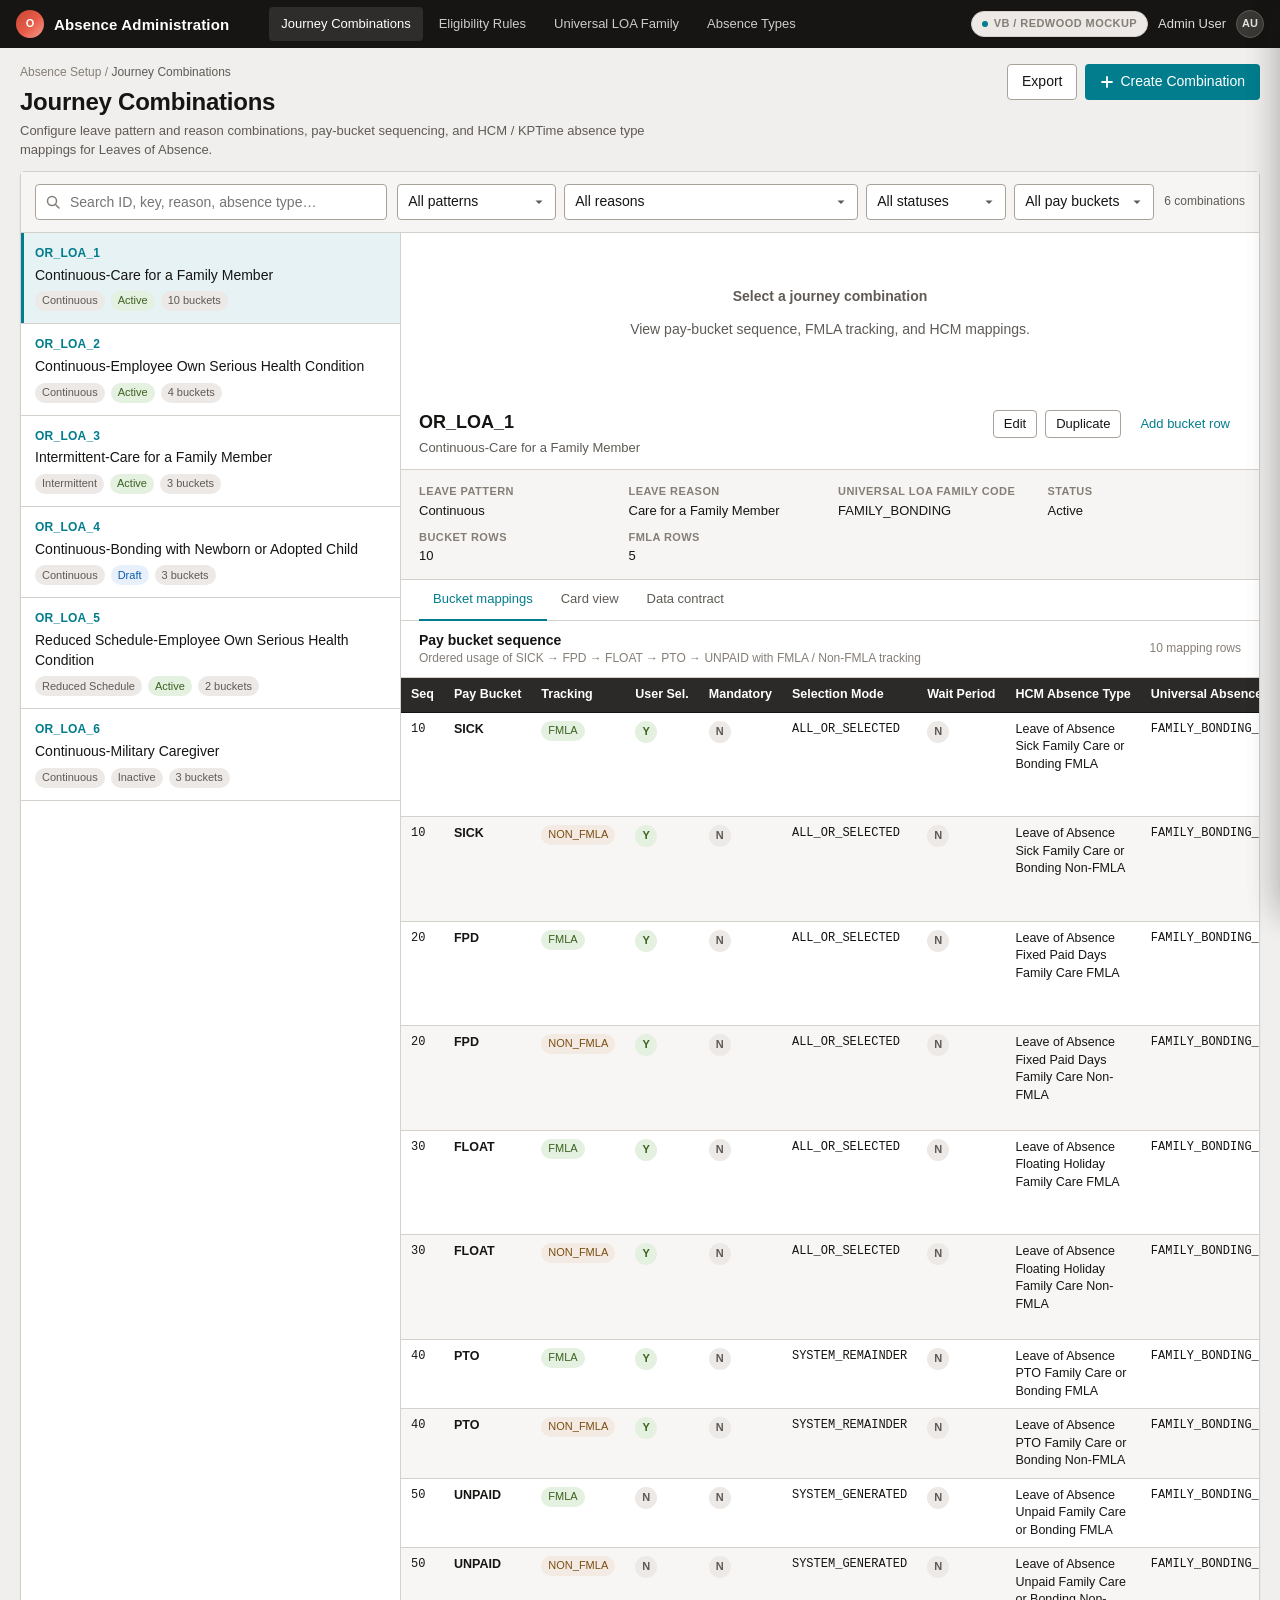
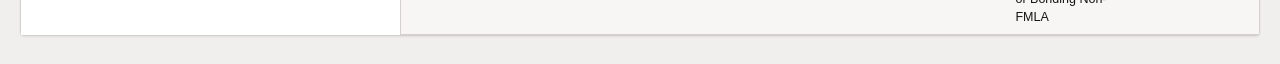
<file: mockup/index.html>
<!DOCTYPE html>
<html lang="en">
<head>
  <meta charset="UTF-8" />
  <meta name="viewport" content="width=device-width, initial-scale=1.0" />
  <title>Journey Combinations — Oracle Redwood Mockup</title>
  <link rel="stylesheet" href="css/redwood.css" />
</head>
<body>
  <div class="app">
    <header class="app-header">
      <div class="header-brand">
        <div class="header-mark" aria-hidden="true">O</div>
        <span>Absence Administration</span>
      </div>
            <nav class="header-nav" aria-label="Primary">
        <button type="button" class="active">Journey Combinations</button>
        <a href="eligibility.html"><button type="button">Eligibility Rules</button></a>
        <a href="universal-eligibility.html"><button type="button">Universal LOA Family</button></a>
        <a href="absence-types.html"><button type="button">Absence Types</button></a>
      </nav>
      <div class="header-spacer"></div>
      <div class="header-user">
        <span class="vb-badge"><i></i> VB / Redwood Mockup</span>
        <span>Admin User</span>
        <div class="avatar" aria-hidden="true">AU</div>
      </div>
    </header>

    <main class="page">
      <div class="page-header">
        <div>
          <div class="breadcrumb">Absence Setup / <span>Journey Combinations</span></div>
          <h1 class="page-title">Journey Combinations</h1>
          <p class="page-subtitle">
            Configure leave pattern and reason combinations, pay-bucket sequencing,
            and HCM / KPTime absence type mappings for Leaves of Absence.
          </p>
        </div>
        <div class="page-actions">
          <button type="button" class="btn btn-secondary" id="btnExport">Export</button>
          <button type="button" class="btn btn-primary" id="btnCreate">
            <svg width="14" height="14" viewBox="0 0 14 14" fill="none" aria-hidden="true">
              <path d="M7 2v10M2 7h10" stroke="currentColor" stroke-width="1.8" stroke-linecap="round"/>
            </svg>
            Create Combination
          </button>
        </div>
      </div>

      <section class="collection" aria-label="Journey combinations collection">
        <div class="toolbar">
          <div class="search-field">
            <svg width="16" height="16" viewBox="0 0 16 16" fill="none" aria-hidden="true">
              <circle cx="7" cy="7" r="4.5" stroke="currentColor" stroke-width="1.5"/>
              <path d="M10.5 10.5L14 14" stroke="currentColor" stroke-width="1.5" stroke-linecap="round"/>
            </svg>
            <label class="sr-only" for="searchInput">Search journey combinations</label>
            <input id="searchInput" type="search" placeholder="Search ID, key, reason, absence type…" />
          </div>
          <div class="filter-group">
            <label class="sr-only" for="filterPattern">Leave pattern</label>
            <select id="filterPattern">
              <option value="">All patterns</option>
            </select>
            <label class="sr-only" for="filterReason">Leave reason</label>
            <select id="filterReason">
              <option value="">All reasons</option>
            </select>
            <label class="sr-only" for="filterStatus">Status</label>
            <select id="filterStatus">
              <option value="">All statuses</option>
              <option value="Active">Active</option>
              <option value="Draft">Draft</option>
              <option value="Inactive">Inactive</option>
            </select>
            <label class="sr-only" for="filterBucket">Pay bucket</label>
            <select id="filterBucket">
              <option value="">All pay buckets</option>
            </select>
          </div>
          <div class="toolbar-meta" id="resultCount">0 combinations</div>
        </div>

        <div class="split">
          <aside class="list-pane" id="listPane" aria-label="Combination list"></aside>

          <section class="detail-pane" id="detailPane" aria-live="polite">
            <div class="detail-empty" id="detailEmpty">
              <div>
                <p><strong>Select a journey combination</strong></p>
                <p>View pay-bucket sequence, FMLA tracking, and HCM mappings.</p>
              </div>
            </div>

            <div id="detailContent" hidden>
              <div class="detail-header">
                <div class="detail-title-block">
                  <h2 id="detailTitle">—</h2>
                  <div class="muted" id="detailKey">—</div>
                </div>
                <div class="page-actions">
                  <button type="button" class="btn btn-secondary btn-sm" id="btnEdit">Edit</button>
                  <button type="button" class="btn btn-secondary btn-sm" id="btnDuplicate">Duplicate</button>
                  <button type="button" class="btn btn-ghost btn-sm" id="btnAddBucket">Add bucket row</button>
                </div>
              </div>

              <div class="detail-fields" id="detailFields"></div>

              <div class="tabs" role="tablist">
                <button type="button" class="tab active" role="tab" data-tab="table" aria-selected="true">Bucket mappings</button>
                <button type="button" class="tab" role="tab" data-tab="cards" aria-selected="false">Card view</button>
                <button type="button" class="tab" role="tab" data-tab="schema" aria-selected="false">Data contract</button>
              </div>

              <div class="tab-panel active" id="panel-table" role="tabpanel">
                <div class="section-bar">
                  <div>
                    <h3>Pay bucket sequence</h3>
                    <div class="hint">Ordered usage of SICK → FPD → FLOAT → PTO → UNPAID with FMLA / Non-FMLA tracking</div>
                  </div>
                  <div class="hint" id="bucketCount"></div>
                </div>
                <div class="table-wrap">
                  <table class="data-table" id="bucketTable">
                    <thead>
                      <tr>
                        <th>Seq</th>
                        <th>Pay Bucket</th>
                        <th>Tracking</th>
                        <th>User Sel.</th>
                        <th>Mandatory</th>
                        <th>Selection Mode</th>
                        <th>Wait Period</th>
                        <th>HCM Absence Type</th>
                        <th>Universal Absence Type ID</th>
                        <th>KPTime Type</th>
                        <th>Primary PTYP</th>
                        <th>Alt PTYP</th>
                        <th>PAY CD</th>
                        <th>FMLA Auth</th>
                        <th>Plan Sel.</th>
                        <th>Hours Mode</th>
                        <th></th>
                      </tr>
                    </thead>
                    <tbody id="bucketTableBody"></tbody>
                  </table>
                </div>
              </div>

              <div class="tab-panel" id="panel-cards" role="tabpanel">
                <div class="mapping-cards" id="mappingCards"></div>
              </div>

              <div class="tab-panel" id="panel-schema" role="tabpanel">
                <div class="mapping-cards">
                  <div class="mapping-card">
                    <div class="mapping-card-top"><strong>Flat row contract (spreadsheet / REST)</strong></div>
                    <pre id="schemaPreview" class="mono" style="margin:0;white-space:pre-wrap;font-size:12px;line-height:1.5;color:var(--rw-text-secondary)"></pre>
                  </div>
                </div>
              </div>
            </div>
          </section>
        </div>
      </section>
    </main>
  </div>

  <div class="overlay" id="overlay" hidden></div>

  <aside class="drawer" id="drawer" aria-hidden="true" role="dialog" aria-labelledby="drawerTitle">
    <div class="drawer-header">
      <h2 id="drawerTitle">Create Journey Combination</h2>
      <button type="button" class="btn btn-icon" id="btnCloseDrawer" aria-label="Close">
        <svg width="16" height="16" viewBox="0 0 16 16" fill="none" aria-hidden="true">
          <path d="M4 4l8 8M12 4L4 12" stroke="currentColor" stroke-width="1.6" stroke-linecap="round"/>
        </svg>
      </button>
    </div>
    <div class="drawer-body">
      <form class="form-grid" id="comboForm">
        <div class="form-row two">
          <div>
            <label for="fId">Journey Combination ID</label>
            <input id="fId" name="journeyCombinationId" required placeholder="OR_LOA_7" />
          </div>
          <div>
            <label for="fStatus">Status</label>
            <select id="fStatus" name="status">
              <option>Draft</option>
              <option>Active</option>
              <option>Inactive</option>
            </select>
          </div>
        </div>
        <div class="form-row">
          <label for="fKey">Journey Combination Key</label>
          <input id="fKey" name="journeyCombinationKey" required placeholder="Continuous-Care for a Family Member" />
        </div>
        <div class="form-row two">
          <div>
            <label for="fPattern">Leave Pattern</label>
            <select id="fPattern" name="leavePattern"></select>
          </div>
          <div>
            <label for="fReason">Leave Reason</label>
            <select id="fReason" name="leaveReason"></select>
          </div>
        </div>
        <div class="form-row">
          <label for="fFamily">Universal LOA Family Code</label>
          <select id="fFamily" name="universalLoaFamilyCode"></select>
        </div>

        <p class="form-section-title">Default first bucket row</p>
        <div class="form-row two">
          <div>
            <label for="fPayBucket">Pay Bucket Code</label>
            <select id="fPayBucket" name="payBucketCode"></select>
          </div>
          <div>
            <label for="fSeq">Bucket Sequence</label>
            <input id="fSeq" name="bucketSequence" type="number" min="10" step="10" value="10" />
          </div>
        </div>
        <div class="form-row two">
          <div>
            <label for="fTrack">FMLA Tracking Bucket</label>
            <select id="fTrack" name="fmlaTrackingBucket"></select>
          </div>
          <div>
            <label for="fMode">Allowed Selection Mode</label>
            <select id="fMode" name="allowedSelectionMode"></select>
          </div>
        </div>
        <div class="form-row">
          <label for="fHcm">Target HCM Absence Type Name</label>
          <input id="fHcm" name="targetHcmAbsenceTypeName" placeholder="Leave of Absence …" />
        </div>
        <div class="form-row">
          <label for="fUat">Universal Absence Type ID</label>
          <input id="fUat" name="universalAbsenceTypeId" placeholder="FAMILY_BONDING_SICK_FMLA_01" />
        </div>
        <div class="form-row two">
          <div>
            <label for="fPtyp">Primary PTYP CD</label>
            <input id="fPtyp" name="primaryPtypcdNw" placeholder="SCK" />
          </div>
          <div>
            <label for="fPayCd">Derived PAY CD</label>
            <input id="fPayCd" name="derivedPayCd" placeholder="393, 400" />
          </div>
        </div>

        <div class="switch-row">
          <span>User selectable</span>
          <button type="button" class="switch on" id="swUserSel" aria-pressed="true" data-field="userSelectable"></button>
        </div>
        <div class="switch-row">
          <span>Plan selection required</span>
          <button type="button" class="switch on" id="swPlan" aria-pressed="true" data-field="planSelectionRequired"></button>
        </div>
        <div class="switch-row">
          <span>FMLA flag authoritative</span>
          <button type="button" class="switch on" id="swFmla" aria-pressed="true" data-field="fmlaFlagAuthoritative"></button>
        </div>
      </form>
    </div>
    <div class="drawer-footer">
      <button type="button" class="btn btn-secondary" id="btnCancelDrawer">Cancel</button>
      <button type="button" class="btn btn-primary" id="btnSaveDrawer">Save</button>
    </div>
  </aside>

  <aside class="drawer" id="bucketDrawer" aria-hidden="true" role="dialog" aria-labelledby="bucketDrawerTitle">
    <div class="drawer-header">
      <h2 id="bucketDrawerTitle">Edit bucket mapping</h2>
      <button type="button" class="btn btn-icon" id="btnCloseBucketDrawer" aria-label="Close">
        <svg width="16" height="16" viewBox="0 0 16 16" fill="none" aria-hidden="true">
          <path d="M4 4l8 8M12 4L4 12" stroke="currentColor" stroke-width="1.6" stroke-linecap="round"/>
        </svg>
      </button>
    </div>
    <div class="drawer-body">
      <form class="form-grid" id="bucketForm">
        <div class="form-row two">
          <div>
            <label for="bPay">Pay Bucket Code</label>
            <select id="bPay" name="payBucketCode"></select>
          </div>
          <div>
            <label for="bSeq">Bucket Sequence</label>
            <input id="bSeq" name="bucketSequence" type="number" min="10" step="10" />
          </div>
        </div>
        <div class="form-row two">
          <div>
            <label for="bTrack">FMLA Tracking Bucket</label>
            <select id="bTrack" name="fmlaTrackingBucket"></select>
          </div>
          <div>
            <label for="bMode">Allowed Selection Mode</label>
            <select id="bMode" name="allowedSelectionMode"></select>
          </div>
        </div>
        <div class="form-row two">
          <div>
            <label for="bWait">Wait Period Applies</label>
            <select id="bWait" name="waitPeriodApplies">
              <option value="N">N</option>
              <option value="Y">Y</option>
            </select>
          </div>
          <div>
            <label for="bWaitSub">Wait Substitute Bucket</label>
            <input id="bWaitSub" name="waitSubstituteBucket" placeholder="Optional" />
          </div>
        </div>
        <div class="form-row">
          <label for="bHcm">Target HCM Absence Type Name</label>
          <input id="bHcm" name="targetHcmAbsenceTypeName" />
        </div>
        <div class="form-row">
          <label for="bUat">Universal Absence Type ID</label>
          <input id="bUat" name="universalAbsenceTypeId" />
        </div>
        <div class="form-row">
          <label for="bKp">KPTime Absence Type</label>
          <input id="bKp" name="kptimeAbsenceType" />
        </div>
        <div class="form-row two">
          <div>
            <label for="bPtyp">Primary PTYP CD NW</label>
            <input id="bPtyp" name="primaryPtypcdNw" />
          </div>
          <div>
            <label for="bAlt">Alternate PTYP Candidates</label>
            <input id="bAlt" name="alternatePtypcdCandidatesNw" />
          </div>
        </div>
        <div class="form-row two">
          <div>
            <label for="bPayCd">Derived PAY CD</label>
            <input id="bPayCd" name="derivedPayCd" />
          </div>
          <div>
            <label for="bHours">Hours Mode</label>
            <select id="bHours" name="hoursMode"></select>
          </div>
        </div>
        <div class="switch-row">
          <span>User selectable</span>
          <button type="button" class="switch" id="bSwUser" data-field="userSelectable"></button>
        </div>
        <div class="switch-row">
          <span>Mandatory usage</span>
          <button type="button" class="switch" id="bSwMand" data-field="mandatoryUsage"></button>
        </div>
        <div class="switch-row">
          <span>Plan selection required</span>
          <button type="button" class="switch" id="bSwPlan" data-field="planSelectionRequired"></button>
        </div>
        <div class="switch-row">
          <span>FMLA flag authoritative</span>
          <button type="button" class="switch" id="bSwFmla" data-field="fmlaFlagAuthoritative"></button>
        </div>
      </form>
    </div>
    <div class="drawer-footer">
      <button type="button" class="btn btn-secondary" id="btnCancelBucket">Cancel</button>
      <button type="button" class="btn btn-primary" id="btnSaveBucket">Save mapping</button>
    </div>
  </aside>

  <div class="toast" id="toast" role="status"></div>

  <script src="js/data.js"></script>
  <script src="js/app.js"></script>
</body>
</html>
</file>
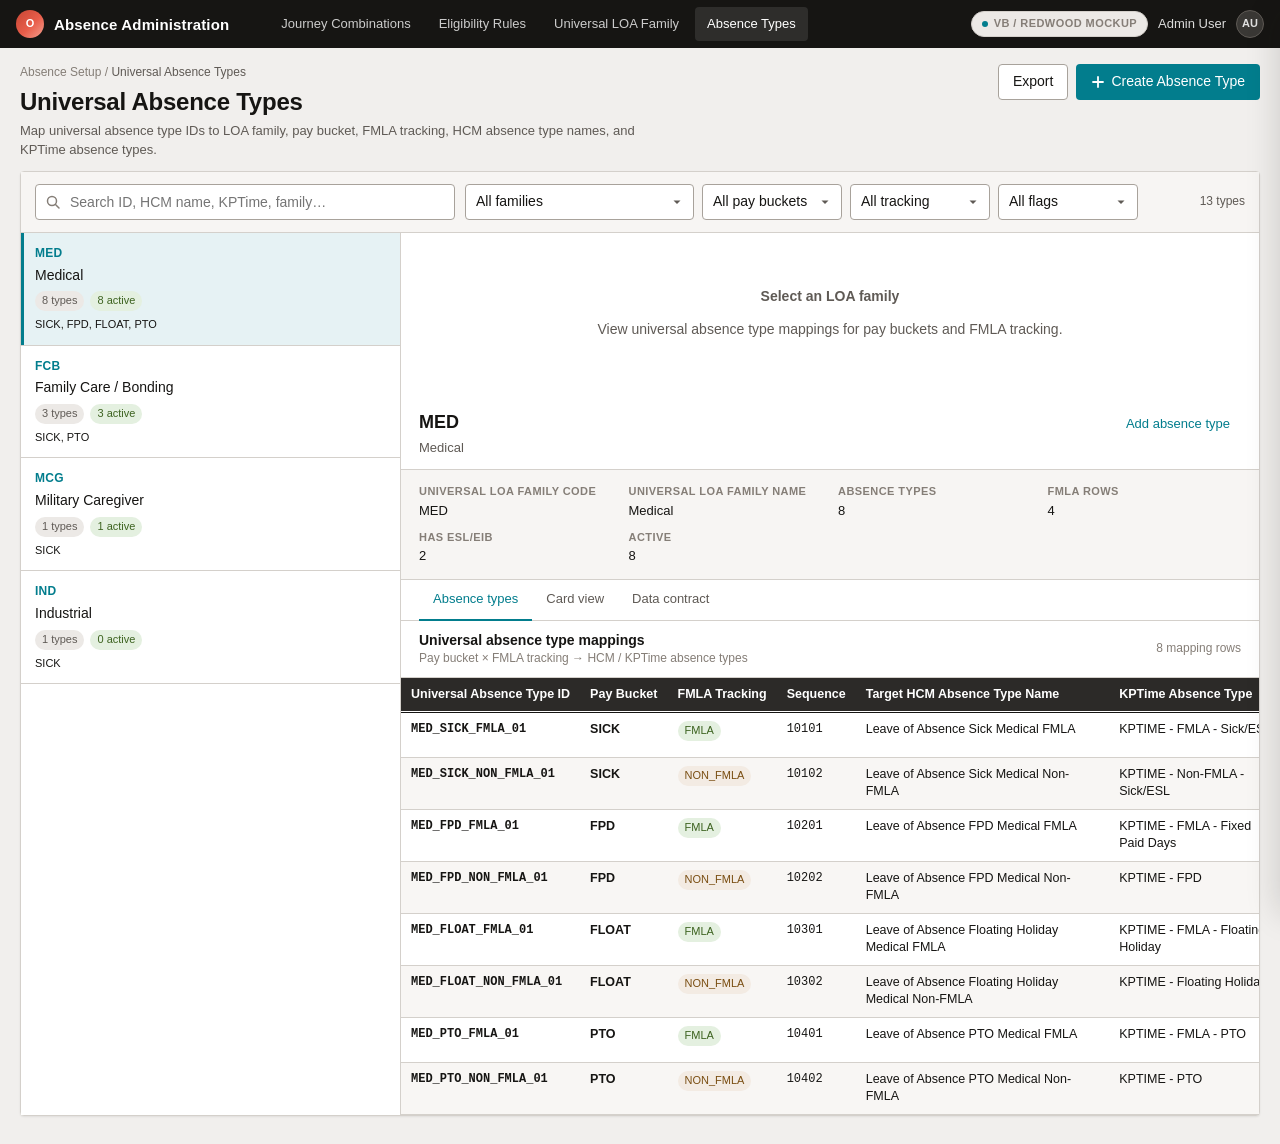
<file: mockup/absence-types.html>
<!DOCTYPE html>
<html lang="en">
<head>
  <meta charset="UTF-8" />
  <meta name="viewport" content="width=device-width, initial-scale=1.0" />
  <title>Universal Absence Types — Oracle Redwood Mockup</title>
  <link rel="stylesheet" href="css/redwood.css" />
</head>
<body>
  <div class="app">
    <header class="app-header">
      <div class="header-brand">
        <div class="header-mark" aria-hidden="true">O</div>
        <span>Absence Administration</span>
      </div>
      <nav class="header-nav" aria-label="Primary">
        <a href="index.html"><button type="button">Journey Combinations</button></a>
        <a href="eligibility.html"><button type="button">Eligibility Rules</button></a>
        <a href="universal-eligibility.html"><button type="button">Universal LOA Family</button></a>
        <button type="button" class="active">Absence Types</button>
      </nav>
      <div class="header-spacer"></div>
      <div class="header-user">
        <span class="vb-badge"><i></i> VB / Redwood Mockup</span>
        <span>Admin User</span>
        <div class="avatar" aria-hidden="true">AU</div>
      </div>
    </header>

    <main class="page">
      <div class="page-header">
        <div>
          <div class="breadcrumb">Absence Setup / <span>Universal Absence Types</span></div>
          <h1 class="page-title">Universal Absence Types</h1>
          <p class="page-subtitle">
            Map universal absence type IDs to LOA family, pay bucket, FMLA tracking,
            HCM absence type names, and KPTime absence types.
          </p>
        </div>
        <div class="page-actions">
          <button type="button" class="btn btn-secondary" id="btnExport">Export</button>
          <button type="button" class="btn btn-primary" id="btnCreate">
            <svg width="14" height="14" viewBox="0 0 14 14" fill="none" aria-hidden="true">
              <path d="M7 2v10M2 7h10" stroke="currentColor" stroke-width="1.8" stroke-linecap="round"/>
            </svg>
            Create Absence Type
          </button>
        </div>
      </div>

      <section class="collection" aria-label="Universal absence types collection">
        <div class="toolbar">
          <div class="search-field">
            <svg width="16" height="16" viewBox="0 0 16 16" fill="none" aria-hidden="true">
              <circle cx="7" cy="7" r="4.5" stroke="currentColor" stroke-width="1.5"/>
              <path d="M10.5 10.5L14 14" stroke="currentColor" stroke-width="1.5" stroke-linecap="round"/>
            </svg>
            <label class="sr-only" for="searchInput">Search absence types</label>
            <input id="searchInput" type="search" placeholder="Search ID, HCM name, KPTime, family…" />
          </div>
          <div class="filter-group">
            <label class="sr-only" for="filterFamily">Family</label>
            <select id="filterFamily"><option value="">All families</option></select>
            <label class="sr-only" for="filterBucket">Pay bucket</label>
            <select id="filterBucket"><option value="">All pay buckets</option></select>
            <label class="sr-only" for="filterTrack">FMLA tracking</label>
            <select id="filterTrack"><option value="">All tracking</option></select>
            <label class="sr-only" for="filterActive">Active</label>
            <select id="filterActive">
              <option value="">All flags</option>
              <option value="Y">Active Y</option>
              <option value="N">Active N</option>
            </select>
          </div>
          <div class="toolbar-meta" id="resultCount">0 types</div>
        </div>

        <div class="split">
          <aside class="list-pane" id="listPane" aria-label="LOA family list"></aside>

          <section class="detail-pane" id="detailPane" aria-live="polite">
            <div class="detail-empty" id="detailEmpty">
              <div>
                <p><strong>Select an LOA family</strong></p>
                <p>View universal absence type mappings for pay buckets and FMLA tracking.</p>
              </div>
            </div>

            <div id="detailContent" hidden>
              <div class="detail-header">
                <div class="detail-title-block">
                  <h2 id="detailTitle">—</h2>
                  <div class="muted" id="detailKey">—</div>
                </div>
                <div class="page-actions">
                  <button type="button" class="btn btn-ghost btn-sm" id="btnAddType">Add absence type</button>
                </div>
              </div>

              <div class="detail-fields" id="detailFields"></div>

              <div class="tabs" role="tablist">
                <button type="button" class="tab active" role="tab" data-tab="table" aria-selected="true">Absence types</button>
                <button type="button" class="tab" role="tab" data-tab="cards" aria-selected="false">Card view</button>
                <button type="button" class="tab" role="tab" data-tab="schema" aria-selected="false">Data contract</button>
              </div>

              <div class="tab-panel active" id="panel-table" role="tabpanel">
                <div class="section-bar">
                  <div>
                    <h3>Universal absence type mappings</h3>
                    <div class="hint">Pay bucket × FMLA tracking → HCM / KPTime absence types</div>
                  </div>
                  <div class="hint" id="typeCount"></div>
                </div>
                <div class="table-wrap">
                  <table class="data-table">
                    <thead>
                      <tr>
                        <th>Universal Absence Type ID</th>
                        <th>Pay Bucket</th>
                        <th>FMLA Tracking</th>
                        <th>Sequence</th>
                        <th>Target HCM Absence Type Name</th>
                        <th>KPTime Absence Type</th>
                        <th>Has ESL/EIB</th>
                        <th>Active</th>
                        <th></th>
                      </tr>
                    </thead>
                    <tbody id="typeTableBody"></tbody>
                  </table>
                </div>
              </div>

              <div class="tab-panel" id="panel-cards" role="tabpanel">
                <div class="mapping-cards" id="mappingCards"></div>
              </div>

              <div class="tab-panel" id="panel-schema" role="tabpanel">
                <div class="mapping-cards">
                  <div class="mapping-card">
                    <div class="mapping-card-top"><strong>Flat row contract (spreadsheet / REST)</strong></div>
                    <pre id="schemaPreview" class="mono" style="margin:0;white-space:pre-wrap;font-size:12px;line-height:1.5;color:var(--rw-text-secondary)"></pre>
                  </div>
                </div>
              </div>
            </div>
          </section>
        </div>
      </section>
    </main>
  </div>

  <div class="overlay" id="overlay" hidden></div>

  <aside class="drawer" id="drawer" aria-hidden="true" role="dialog" aria-labelledby="drawerTitle">
    <div class="drawer-header">
      <h2 id="drawerTitle">Create Absence Type</h2>
      <button type="button" class="btn btn-icon" id="btnCloseDrawer" aria-label="Close">
        <svg width="16" height="16" viewBox="0 0 16 16" fill="none" aria-hidden="true">
          <path d="M4 4l8 8M12 4L4 12" stroke="currentColor" stroke-width="1.6" stroke-linecap="round"/>
        </svg>
      </button>
    </div>
    <div class="drawer-body">
      <form class="form-grid" id="typeForm">
        <div class="form-row">
          <label for="fId">Universal Absence Type ID</label>
          <input id="fId" name="universalAbsenceTypeId" required placeholder="MED_SICK_FMLA_02" />
        </div>
        <div class="form-row two">
          <div>
            <label for="fFamilyCode">Universal LOA Family Code</label>
            <select id="fFamilyCode" name="universalLoaFamilyCode"></select>
          </div>
          <div>
            <label for="fFamilyName">Universal LOA Family Name</label>
            <input id="fFamilyName" name="universalLoaFamilyName" readonly />
          </div>
        </div>
        <div class="form-row two">
          <div>
            <label for="fBucket">Pay Bucket Code</label>
            <select id="fBucket" name="payBucketCode"></select>
          </div>
          <div>
            <label for="fTrack">FMLA Tracking Bucket</label>
            <select id="fTrack" name="fmlaTrackingBucket"></select>
          </div>
        </div>
        <div class="form-row">
          <label for="fSeq">Derived Absence Type Sequence</label>
          <input id="fSeq" name="derivedAbsenceTypeSequence" type="number" min="1" placeholder="10101" />
        </div>
        <div class="form-row">
          <label for="fHcm">Target HCM Absence Type Name</label>
          <input id="fHcm" name="targetHcmAbsenceTypeName" required placeholder="Leave of Absence …" />
        </div>
        <div class="form-row">
          <label for="fKp">KPTime Absence Type</label>
          <input id="fKp" name="kptimeAbsenceType" required placeholder="KPTIME - FMLA - Sick/ESL" />
        </div>
        <div class="switch-row">
          <span>Has ESL or EIB plan</span>
          <button type="button" class="switch" id="swEsl" aria-pressed="false"></button>
        </div>
        <div class="switch-row">
          <span>Active</span>
          <button type="button" class="switch on" id="swActive" aria-pressed="true"></button>
        </div>
      </form>
    </div>
    <div class="drawer-footer">
      <button type="button" class="btn btn-secondary" id="btnCancelDrawer">Cancel</button>
      <button type="button" class="btn btn-primary" id="btnSaveDrawer">Save</button>
    </div>
  </aside>

  <div class="toast" id="toast" role="status"></div>

  <script src="js/absence-types-data.js"></script>
  <script src="js/absence-types-app.js"></script>
</body>
</html>
</file>
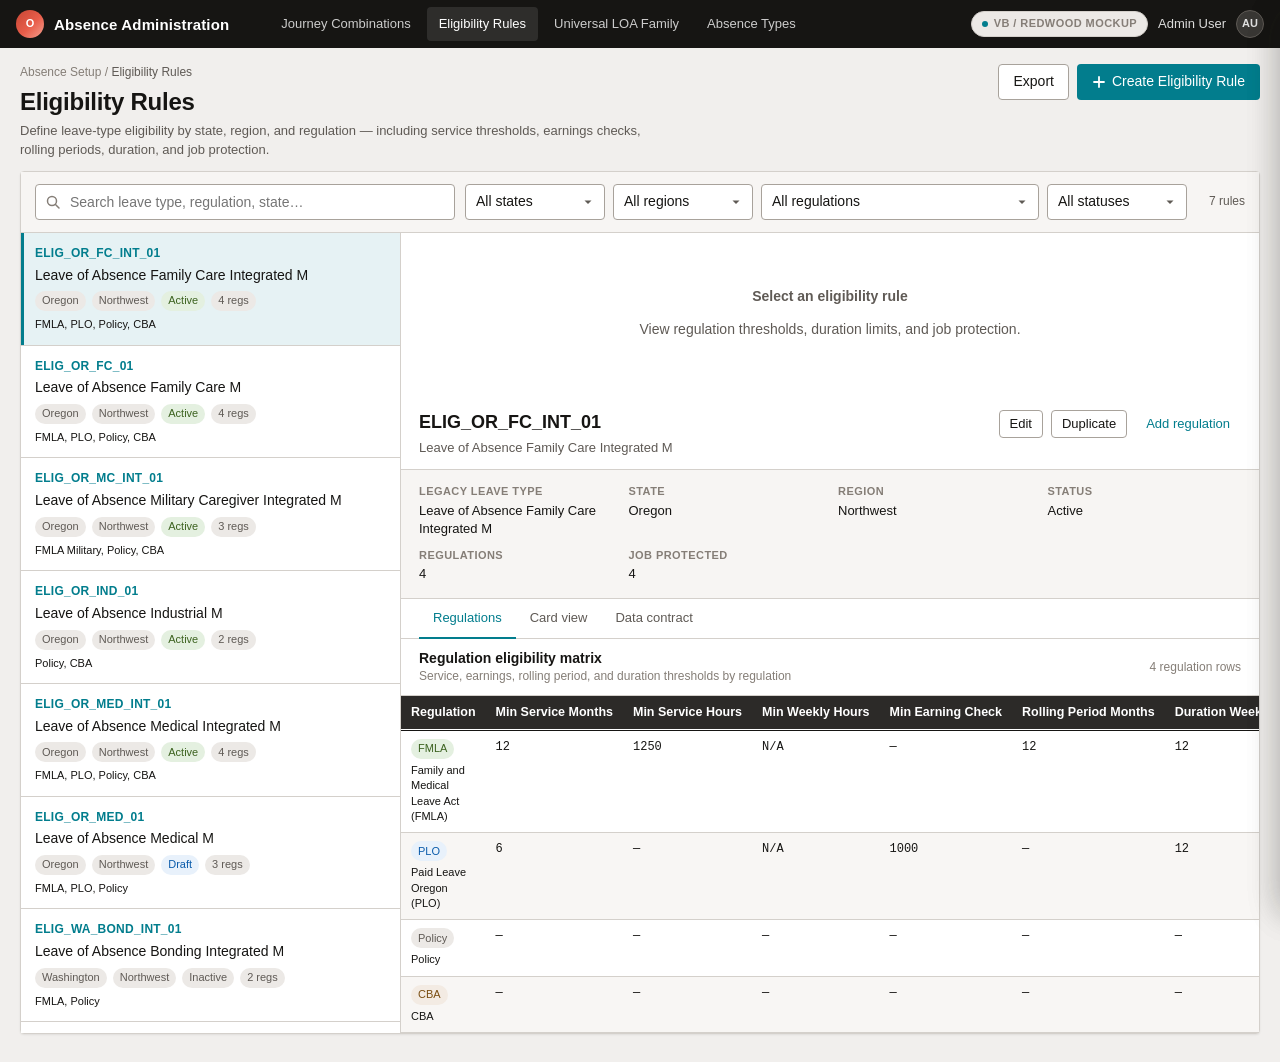
<file: mockup/eligibility.html>
<!DOCTYPE html>
<html lang="en">
<head>
  <meta charset="UTF-8" />
  <meta name="viewport" content="width=device-width, initial-scale=1.0" />
  <title>Eligibility Rules — Oracle Redwood Mockup</title>
  <link rel="stylesheet" href="css/redwood.css" />
</head>
<body>
  <div class="app">
    <header class="app-header">
      <div class="header-brand">
        <div class="header-mark" aria-hidden="true">O</div>
        <span>Absence Administration</span>
      </div>
            <nav class="header-nav" aria-label="Primary">
        <a href="index.html"><button type="button">Journey Combinations</button></a>
        <button type="button" class="active">Eligibility Rules</button>
        <a href="universal-eligibility.html"><button type="button">Universal LOA Family</button></a>
        <a href="absence-types.html"><button type="button">Absence Types</button></a>
      </nav>
      <div class="header-spacer"></div>
      <div class="header-user">
        <span class="vb-badge"><i></i> VB / Redwood Mockup</span>
        <span>Admin User</span>
        <div class="avatar" aria-hidden="true">AU</div>
      </div>
    </header>

    <main class="page">
      <div class="page-header">
        <div>
          <div class="breadcrumb">Absence Setup / <span>Eligibility Rules</span></div>
          <h1 class="page-title">Eligibility Rules</h1>
          <p class="page-subtitle">
            Define leave-type eligibility by state, region, and regulation — including
            service thresholds, earnings checks, rolling periods, duration, and job protection.
          </p>
        </div>
        <div class="page-actions">
          <button type="button" class="btn btn-secondary" id="btnExport">Export</button>
          <button type="button" class="btn btn-primary" id="btnCreate">
            <svg width="14" height="14" viewBox="0 0 14 14" fill="none" aria-hidden="true">
              <path d="M7 2v10M2 7h10" stroke="currentColor" stroke-width="1.8" stroke-linecap="round"/>
            </svg>
            Create Eligibility Rule
          </button>
        </div>
      </div>

      <section class="collection" aria-label="Eligibility rules collection">
        <div class="toolbar">
          <div class="search-field">
            <svg width="16" height="16" viewBox="0 0 16 16" fill="none" aria-hidden="true">
              <circle cx="7" cy="7" r="4.5" stroke="currentColor" stroke-width="1.5"/>
              <path d="M10.5 10.5L14 14" stroke="currentColor" stroke-width="1.5" stroke-linecap="round"/>
            </svg>
            <label class="sr-only" for="searchInput">Search eligibility rules</label>
            <input id="searchInput" type="search" placeholder="Search leave type, regulation, state…" />
          </div>
          <div class="filter-group">
            <label class="sr-only" for="filterState">State</label>
            <select id="filterState">
              <option value="">All states</option>
            </select>
            <label class="sr-only" for="filterRegion">Region</label>
            <select id="filterRegion">
              <option value="">All regions</option>
            </select>
            <label class="sr-only" for="filterRegulation">Regulation</label>
            <select id="filterRegulation">
              <option value="">All regulations</option>
            </select>
            <label class="sr-only" for="filterStatus">Status</label>
            <select id="filterStatus">
              <option value="">All statuses</option>
              <option value="Active">Active</option>
              <option value="Draft">Draft</option>
              <option value="Inactive">Inactive</option>
            </select>
          </div>
          <div class="toolbar-meta" id="resultCount">0 rules</div>
        </div>

        <div class="split">
          <aside class="list-pane" id="listPane" aria-label="Eligibility rule list"></aside>

          <section class="detail-pane" id="detailPane" aria-live="polite">
            <div class="detail-empty" id="detailEmpty">
              <div>
                <p><strong>Select an eligibility rule</strong></p>
                <p>View regulation thresholds, duration limits, and job protection.</p>
              </div>
            </div>

            <div id="detailContent" hidden>
              <div class="detail-header">
                <div class="detail-title-block">
                  <h2 id="detailTitle">—</h2>
                  <div class="muted" id="detailKey">—</div>
                </div>
                <div class="page-actions">
                  <button type="button" class="btn btn-secondary btn-sm" id="btnEdit">Edit</button>
                  <button type="button" class="btn btn-secondary btn-sm" id="btnDuplicate">Duplicate</button>
                  <button type="button" class="btn btn-ghost btn-sm" id="btnAddReg">Add regulation</button>
                </div>
              </div>

              <div class="detail-fields" id="detailFields"></div>

              <div class="tabs" role="tablist">
                <button type="button" class="tab active" role="tab" data-tab="table" aria-selected="true">Regulations</button>
                <button type="button" class="tab" role="tab" data-tab="cards" aria-selected="false">Card view</button>
                <button type="button" class="tab" role="tab" data-tab="schema" aria-selected="false">Data contract</button>
              </div>

              <div class="tab-panel active" id="panel-table" role="tabpanel">
                <div class="section-bar">
                  <div>
                    <h3>Regulation eligibility matrix</h3>
                    <div class="hint">Service, earnings, rolling period, and duration thresholds by regulation</div>
                  </div>
                  <div class="hint" id="regCount"></div>
                </div>
                <div class="table-wrap">
                  <table class="data-table" id="regTable">
                    <thead>
                      <tr>
                        <th>Regulation</th>
                        <th>Min Service Months</th>
                        <th>Min Service Hours</th>
                        <th>Min Weekly Hours</th>
                        <th>Min Earning Check</th>
                        <th>Rolling Period Months</th>
                        <th>Duration Weeks</th>
                        <th>Duration Hours</th>
                        <th>Max Combined Weeks</th>
                        <th>Job Protection</th>
                        <th></th>
                      </tr>
                    </thead>
                    <tbody id="regTableBody"></tbody>
                  </table>
                </div>
              </div>

              <div class="tab-panel" id="panel-cards" role="tabpanel">
                <div class="mapping-cards" id="mappingCards"></div>
              </div>

              <div class="tab-panel" id="panel-schema" role="tabpanel">
                <div class="mapping-cards">
                  <div class="mapping-card">
                    <div class="mapping-card-top"><strong>Flat row contract (spreadsheet / REST)</strong></div>
                    <pre id="schemaPreview" class="mono" style="margin:0;white-space:pre-wrap;font-size:12px;line-height:1.5;color:var(--rw-text-secondary)"></pre>
                  </div>
                </div>
              </div>
            </div>
          </section>
        </div>
      </section>
    </main>
  </div>

  <div class="overlay" id="overlay" hidden></div>

  <aside class="drawer" id="drawer" aria-hidden="true" role="dialog" aria-labelledby="drawerTitle">
    <div class="drawer-header">
      <h2 id="drawerTitle">Create Eligibility Rule</h2>
      <button type="button" class="btn btn-icon" id="btnCloseDrawer" aria-label="Close">
        <svg width="16" height="16" viewBox="0 0 16 16" fill="none" aria-hidden="true">
          <path d="M4 4l8 8M12 4L4 12" stroke="currentColor" stroke-width="1.6" stroke-linecap="round"/>
        </svg>
      </button>
    </div>
    <div class="drawer-body">
      <form class="form-grid" id="ruleForm">
        <div class="form-row two">
          <div>
            <label for="fId">Rule ID</label>
            <input id="fId" name="ruleId" required placeholder="ELIG_OR_FC_02" />
          </div>
          <div>
            <label for="fStatus">Status</label>
            <select id="fStatus" name="status">
              <option>Draft</option>
              <option>Active</option>
              <option>Inactive</option>
            </select>
          </div>
        </div>
        <div class="form-row">
          <label for="fLeaveType">Legacy Leave Type</label>
          <select id="fLeaveType" name="legacyLeaveType"></select>
        </div>
        <div class="form-row two">
          <div>
            <label for="fState">State</label>
            <select id="fState" name="state"></select>
          </div>
          <div>
            <label for="fRegion">Region</label>
            <select id="fRegion" name="region"></select>
          </div>
        </div>

        <p class="form-section-title">Default first regulation</p>
        <div class="form-row">
          <label for="fReg">Regulation</label>
          <select id="fReg" name="regulation"></select>
        </div>
        <div class="form-row two">
          <div>
            <label for="fMinMonths">Min Service Months</label>
            <input id="fMinMonths" name="minServiceMonths" type="number" min="0" placeholder="12" />
          </div>
          <div>
            <label for="fMinHours">Min Service Hours</label>
            <input id="fMinHours" name="minServiceHours" type="number" min="0" placeholder="1250" />
          </div>
        </div>
        <div class="form-row two">
          <div>
            <label for="fWeekly">Min Weekly Hours</label>
            <input id="fWeekly" name="minWeeklyHours" placeholder="N/A" />
          </div>
          <div>
            <label for="fEarn">Min Earning Check</label>
            <input id="fEarn" name="minEarningCheck" type="number" min="0" placeholder="1000" />
          </div>
        </div>
        <div class="form-row two">
          <div>
            <label for="fRolling">Rolling Period Months</label>
            <input id="fRolling" name="rollingPeriodMonths" type="number" min="0" placeholder="12" />
          </div>
          <div>
            <label for="fDurWeeks">Duration Weeks</label>
            <input id="fDurWeeks" name="durationWeeks" type="number" min="0" placeholder="12" />
          </div>
        </div>
        <div class="form-row two">
          <div>
            <label for="fDurHours">Duration Hours</label>
            <input id="fDurHours" name="durationHours" type="number" min="0" placeholder="480" />
          </div>
          <div>
            <label for="fMaxComb">Max Combined Weeks</label>
            <input id="fMaxComb" name="maxCombinedWeeks" type="number" min="0" placeholder="Optional" />
          </div>
        </div>
        <div class="switch-row">
          <span>Job protection</span>
          <button type="button" class="switch on" id="swJob" aria-pressed="true" data-field="jobProtection"></button>
        </div>
      </form>
    </div>
    <div class="drawer-footer">
      <button type="button" class="btn btn-secondary" id="btnCancelDrawer">Cancel</button>
      <button type="button" class="btn btn-primary" id="btnSaveDrawer">Save</button>
    </div>
  </aside>

  <aside class="drawer" id="regDrawer" aria-hidden="true" role="dialog" aria-labelledby="regDrawerTitle">
    <div class="drawer-header">
      <h2 id="regDrawerTitle">Edit regulation eligibility</h2>
      <button type="button" class="btn btn-icon" id="btnCloseRegDrawer" aria-label="Close">
        <svg width="16" height="16" viewBox="0 0 16 16" fill="none" aria-hidden="true">
          <path d="M4 4l8 8M12 4L4 12" stroke="currentColor" stroke-width="1.6" stroke-linecap="round"/>
        </svg>
      </button>
    </div>
    <div class="drawer-body">
      <form class="form-grid" id="regForm">
        <div class="form-row">
          <label for="rReg">Regulation</label>
          <select id="rReg" name="regulation"></select>
        </div>
        <div class="form-row two">
          <div>
            <label for="rMinMonths">Min Service Months</label>
            <input id="rMinMonths" name="minServiceMonths" type="number" min="0" />
          </div>
          <div>
            <label for="rMinHours">Min Service Hours</label>
            <input id="rMinHours" name="minServiceHours" type="number" min="0" />
          </div>
        </div>
        <div class="form-row two">
          <div>
            <label for="rWeekly">Min Weekly Hours</label>
            <input id="rWeekly" name="minWeeklyHours" placeholder="N/A" />
          </div>
          <div>
            <label for="rEarn">Min Earning Check</label>
            <input id="rEarn" name="minEarningCheck" type="number" min="0" />
          </div>
        </div>
        <div class="form-row two">
          <div>
            <label for="rRolling">Rolling Period Months</label>
            <input id="rRolling" name="rollingPeriodMonths" type="number" min="0" />
          </div>
          <div>
            <label for="rDurWeeks">Duration Weeks</label>
            <input id="rDurWeeks" name="durationWeeks" type="number" min="0" />
          </div>
        </div>
        <div class="form-row two">
          <div>
            <label for="rDurHours">Duration Hours</label>
            <input id="rDurHours" name="durationHours" type="number" min="0" />
          </div>
          <div>
            <label for="rMaxComb">Max Combined Weeks</label>
            <input id="rMaxComb" name="maxCombinedWeeks" type="number" min="0" />
          </div>
        </div>
        <div class="switch-row">
          <span>Job protection</span>
          <button type="button" class="switch" id="rSwJob" data-field="jobProtection"></button>
        </div>
      </form>
    </div>
    <div class="drawer-footer">
      <button type="button" class="btn btn-secondary" id="btnCancelReg">Cancel</button>
      <button type="button" class="btn btn-primary" id="btnSaveReg">Save regulation</button>
    </div>
  </aside>

  <div class="toast" id="toast" role="status"></div>

  <script src="js/eligibility-data.js"></script>
  <script src="js/eligibility-app.js"></script>
</body>
</html>
</file>
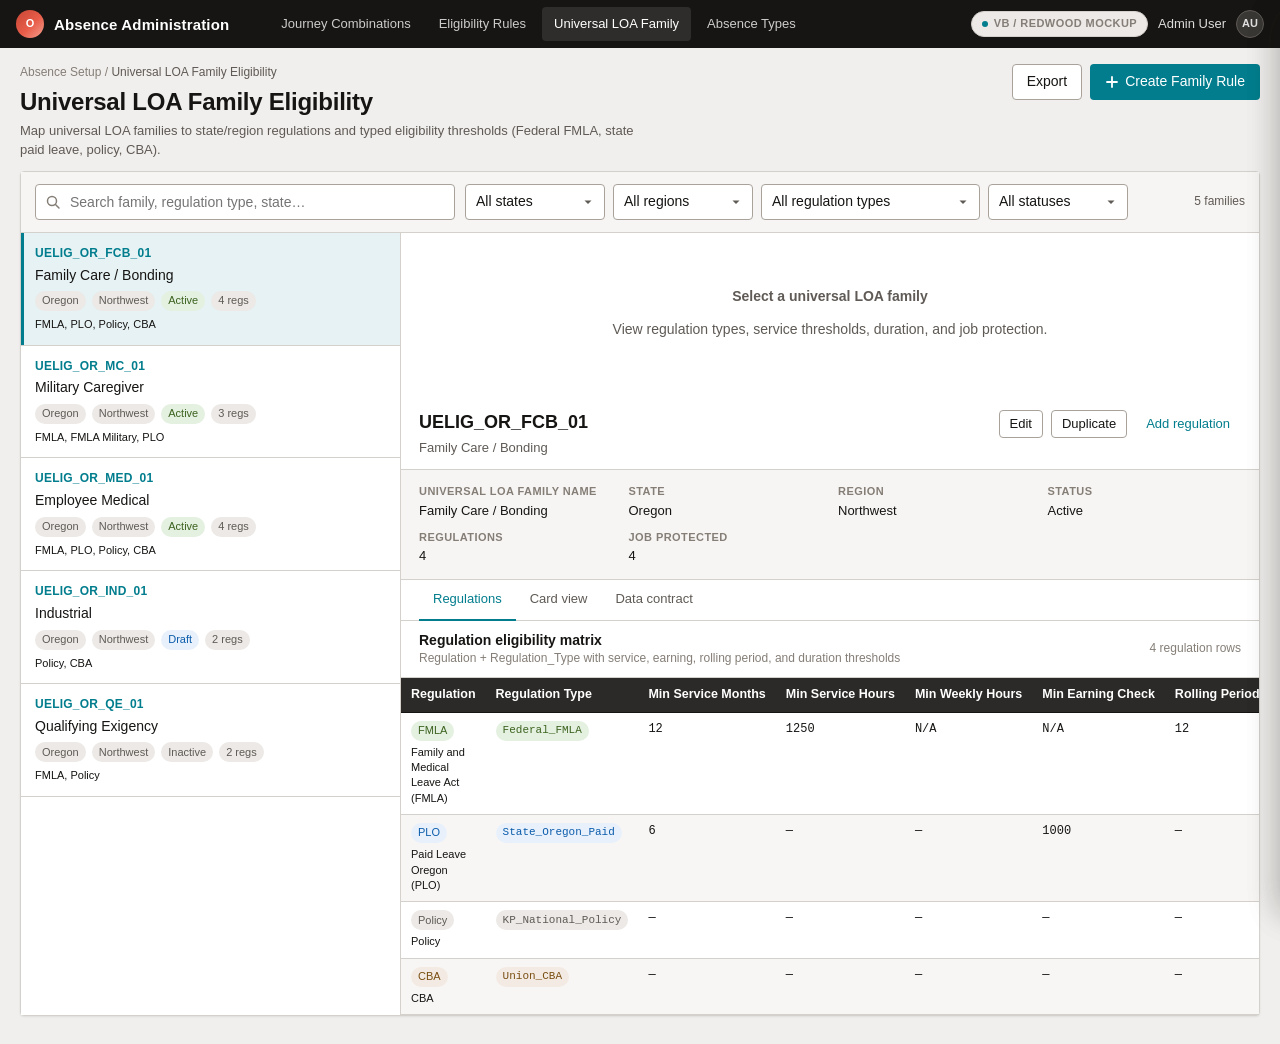
<file: mockup/universal-eligibility.html>
<!DOCTYPE html>
<html lang="en">
<head>
  <meta charset="UTF-8" />
  <meta name="viewport" content="width=device-width, initial-scale=1.0" />
  <title>Universal LOA Family Eligibility — Oracle Redwood Mockup</title>
  <link rel="stylesheet" href="css/redwood.css" />
</head>
<body>
  <div class="app">
    <header class="app-header">
      <div class="header-brand">
        <div class="header-mark" aria-hidden="true">O</div>
        <span>Absence Administration</span>
      </div>
            <nav class="header-nav" aria-label="Primary">
        <a href="index.html"><button type="button">Journey Combinations</button></a>
        <a href="eligibility.html"><button type="button">Eligibility Rules</button></a>
        <button type="button" class="active">Universal LOA Family</button>
        <a href="absence-types.html"><button type="button">Absence Types</button></a>
      </nav>
      <div class="header-spacer"></div>
      <div class="header-user">
        <span class="vb-badge"><i></i> VB / Redwood Mockup</span>
        <span>Admin User</span>
        <div class="avatar" aria-hidden="true">AU</div>
      </div>
    </header>

    <main class="page">
      <div class="page-header">
        <div>
          <div class="breadcrumb">Absence Setup / <span>Universal LOA Family Eligibility</span></div>
          <h1 class="page-title">Universal LOA Family Eligibility</h1>
          <p class="page-subtitle">
            Map universal LOA families to state/region regulations and typed eligibility
            thresholds (Federal FMLA, state paid leave, policy, CBA).
          </p>
        </div>
        <div class="page-actions">
          <button type="button" class="btn btn-secondary" id="btnExport">Export</button>
          <button type="button" class="btn btn-primary" id="btnCreate">
            <svg width="14" height="14" viewBox="0 0 14 14" fill="none" aria-hidden="true">
              <path d="M7 2v10M2 7h10" stroke="currentColor" stroke-width="1.8" stroke-linecap="round"/>
            </svg>
            Create Family Rule
          </button>
        </div>
      </div>

      <section class="collection" aria-label="Universal LOA family eligibility collection">
        <div class="toolbar">
          <div class="search-field">
            <svg width="16" height="16" viewBox="0 0 16 16" fill="none" aria-hidden="true">
              <circle cx="7" cy="7" r="4.5" stroke="currentColor" stroke-width="1.5"/>
              <path d="M10.5 10.5L14 14" stroke="currentColor" stroke-width="1.5" stroke-linecap="round"/>
            </svg>
            <label class="sr-only" for="searchInput">Search universal LOA family rules</label>
            <input id="searchInput" type="search" placeholder="Search family, regulation type, state…" />
          </div>
          <div class="filter-group">
            <label class="sr-only" for="filterState">State</label>
            <select id="filterState"><option value="">All states</option></select>
            <label class="sr-only" for="filterRegion">Region</label>
            <select id="filterRegion"><option value="">All regions</option></select>
            <label class="sr-only" for="filterRegType">Regulation type</label>
            <select id="filterRegType"><option value="">All regulation types</option></select>
            <label class="sr-only" for="filterStatus">Status</label>
            <select id="filterStatus">
              <option value="">All statuses</option>
              <option value="Active">Active</option>
              <option value="Draft">Draft</option>
              <option value="Inactive">Inactive</option>
            </select>
          </div>
          <div class="toolbar-meta" id="resultCount">0 families</div>
        </div>

        <div class="split">
          <aside class="list-pane" id="listPane" aria-label="Universal LOA family list"></aside>

          <section class="detail-pane" id="detailPane" aria-live="polite">
            <div class="detail-empty" id="detailEmpty">
              <div>
                <p><strong>Select a universal LOA family</strong></p>
                <p>View regulation types, service thresholds, duration, and job protection.</p>
              </div>
            </div>

            <div id="detailContent" hidden>
              <div class="detail-header">
                <div class="detail-title-block">
                  <h2 id="detailTitle">—</h2>
                  <div class="muted" id="detailKey">—</div>
                </div>
                <div class="page-actions">
                  <button type="button" class="btn btn-secondary btn-sm" id="btnEdit">Edit</button>
                  <button type="button" class="btn btn-secondary btn-sm" id="btnDuplicate">Duplicate</button>
                  <button type="button" class="btn btn-ghost btn-sm" id="btnAddReg">Add regulation</button>
                </div>
              </div>

              <div class="detail-fields" id="detailFields"></div>

              <div class="tabs" role="tablist">
                <button type="button" class="tab active" role="tab" data-tab="table" aria-selected="true">Regulations</button>
                <button type="button" class="tab" role="tab" data-tab="cards" aria-selected="false">Card view</button>
                <button type="button" class="tab" role="tab" data-tab="schema" aria-selected="false">Data contract</button>
              </div>

              <div class="tab-panel active" id="panel-table" role="tabpanel">
                <div class="section-bar">
                  <div>
                    <h3>Regulation eligibility matrix</h3>
                    <div class="hint">Regulation + Regulation_Type with service, earning, rolling period, and duration thresholds</div>
                  </div>
                  <div class="hint" id="regCount"></div>
                </div>
                <div class="table-wrap">
                  <table class="data-table">
                    <thead>
                      <tr>
                        <th>Regulation</th>
                        <th>Regulation Type</th>
                        <th>Min Service Months</th>
                        <th>Min Service Hours</th>
                        <th>Min Weekly Hours</th>
                        <th>Min Earning Check</th>
                        <th>Rolling Period Months</th>
                        <th>Duration Weeks</th>
                        <th>Duration Hours</th>
                        <th>Max Combined Weeks</th>
                        <th>Job Protection</th>
                        <th></th>
                      </tr>
                    </thead>
                    <tbody id="regTableBody"></tbody>
                  </table>
                </div>
              </div>

              <div class="tab-panel" id="panel-cards" role="tabpanel">
                <div class="mapping-cards" id="mappingCards"></div>
              </div>

              <div class="tab-panel" id="panel-schema" role="tabpanel">
                <div class="mapping-cards">
                  <div class="mapping-card">
                    <div class="mapping-card-top"><strong>Flat row contract (spreadsheet / REST)</strong></div>
                    <pre id="schemaPreview" class="mono" style="margin:0;white-space:pre-wrap;font-size:12px;line-height:1.5;color:var(--rw-text-secondary)"></pre>
                  </div>
                </div>
              </div>
            </div>
          </section>
        </div>
      </section>
    </main>
  </div>

  <div class="overlay" id="overlay" hidden></div>

  <aside class="drawer" id="drawer" aria-hidden="true" role="dialog" aria-labelledby="drawerTitle">
    <div class="drawer-header">
      <h2 id="drawerTitle">Create Family Rule</h2>
      <button type="button" class="btn btn-icon" id="btnCloseDrawer" aria-label="Close">
        <svg width="16" height="16" viewBox="0 0 16 16" fill="none" aria-hidden="true">
          <path d="M4 4l8 8M12 4L4 12" stroke="currentColor" stroke-width="1.6" stroke-linecap="round"/>
        </svg>
      </button>
    </div>
    <div class="drawer-body">
      <form class="form-grid" id="ruleForm">
        <div class="form-row two">
          <div>
            <label for="fId">Rule ID</label>
            <input id="fId" name="ruleId" required placeholder="UELIG_OR_FCB_02" />
          </div>
          <div>
            <label for="fStatus">Status</label>
            <select id="fStatus" name="status">
              <option>Draft</option>
              <option>Active</option>
              <option>Inactive</option>
            </select>
          </div>
        </div>
        <div class="form-row">
          <label for="fFamily">Universal LOA Family Name</label>
          <select id="fFamily" name="universalLoaFamilyName"></select>
        </div>
        <div class="form-row two">
          <div>
            <label for="fState">State</label>
            <select id="fState" name="state"></select>
          </div>
          <div>
            <label for="fRegion">Region</label>
            <select id="fRegion" name="region"></select>
          </div>
        </div>

        <p class="form-section-title">Default first regulation</p>
        <div class="form-row">
          <label for="fReg">Regulation</label>
          <select id="fReg" name="regulation"></select>
        </div>
        <div class="form-row">
          <label for="fRegType">Regulation Type</label>
          <select id="fRegType" name="regulationType"></select>
        </div>
        <div class="form-row two">
          <div>
            <label for="fMinMonths">Min Service Months</label>
            <input id="fMinMonths" name="minServiceMonths" type="number" min="0" placeholder="12" />
          </div>
          <div>
            <label for="fMinHours">Min Service Hours</label>
            <input id="fMinHours" name="minServiceHours" placeholder="1250 or N/A" />
          </div>
        </div>
        <div class="form-row two">
          <div>
            <label for="fWeekly">Min Weekly Hours</label>
            <input id="fWeekly" name="minWeeklyHours" placeholder="N/A" />
          </div>
          <div>
            <label for="fEarn">Min Earning Check</label>
            <input id="fEarn" name="minEarningCheck" placeholder="1000 or N/A" />
          </div>
        </div>
        <div class="form-row two">
          <div>
            <label for="fRolling">Rolling Period Months</label>
            <input id="fRolling" name="rollingPeriodMonths" type="number" min="0" placeholder="12" />
          </div>
          <div>
            <label for="fDurWeeks">Duration Weeks</label>
            <input id="fDurWeeks" name="durationWeeks" type="number" min="0" placeholder="12" />
          </div>
        </div>
        <div class="form-row two">
          <div>
            <label for="fDurHours">Duration Hours</label>
            <input id="fDurHours" name="durationHours" type="number" min="0" placeholder="480" />
          </div>
          <div>
            <label for="fMaxComb">Max Combined Weeks</label>
            <input id="fMaxComb" name="maxCombinedWeeks" type="number" min="0" placeholder="Optional" />
          </div>
        </div>
        <div class="switch-row">
          <span>Job protection</span>
          <button type="button" class="switch on" id="swJob" aria-pressed="true"></button>
        </div>
      </form>
    </div>
    <div class="drawer-footer">
      <button type="button" class="btn btn-secondary" id="btnCancelDrawer">Cancel</button>
      <button type="button" class="btn btn-primary" id="btnSaveDrawer">Save</button>
    </div>
  </aside>

  <aside class="drawer" id="regDrawer" aria-hidden="true" role="dialog" aria-labelledby="regDrawerTitle">
    <div class="drawer-header">
      <h2 id="regDrawerTitle">Edit regulation eligibility</h2>
      <button type="button" class="btn btn-icon" id="btnCloseRegDrawer" aria-label="Close">
        <svg width="16" height="16" viewBox="0 0 16 16" fill="none" aria-hidden="true">
          <path d="M4 4l8 8M12 4L4 12" stroke="currentColor" stroke-width="1.6" stroke-linecap="round"/>
        </svg>
      </button>
    </div>
    <div class="drawer-body">
      <form class="form-grid" id="regForm">
        <div class="form-row">
          <label for="rReg">Regulation</label>
          <select id="rReg" name="regulation"></select>
        </div>
        <div class="form-row">
          <label for="rRegType">Regulation Type</label>
          <select id="rRegType" name="regulationType"></select>
        </div>
        <div class="form-row two">
          <div>
            <label for="rMinMonths">Min Service Months</label>
            <input id="rMinMonths" name="minServiceMonths" type="number" min="0" />
          </div>
          <div>
            <label for="rMinHours">Min Service Hours</label>
            <input id="rMinHours" name="minServiceHours" placeholder="1250 or N/A" />
          </div>
        </div>
        <div class="form-row two">
          <div>
            <label for="rWeekly">Min Weekly Hours</label>
            <input id="rWeekly" name="minWeeklyHours" placeholder="N/A" />
          </div>
          <div>
            <label for="rEarn">Min Earning Check</label>
            <input id="rEarn" name="minEarningCheck" placeholder="1000 or N/A" />
          </div>
        </div>
        <div class="form-row two">
          <div>
            <label for="rRolling">Rolling Period Months</label>
            <input id="rRolling" name="rollingPeriodMonths" type="number" min="0" />
          </div>
          <div>
            <label for="rDurWeeks">Duration Weeks</label>
            <input id="rDurWeeks" name="durationWeeks" type="number" min="0" />
          </div>
        </div>
        <div class="form-row two">
          <div>
            <label for="rDurHours">Duration Hours</label>
            <input id="rDurHours" name="durationHours" type="number" min="0" />
          </div>
          <div>
            <label for="rMaxComb">Max Combined Weeks</label>
            <input id="rMaxComb" name="maxCombinedWeeks" type="number" min="0" />
          </div>
        </div>
        <div class="switch-row">
          <span>Job protection</span>
          <button type="button" class="switch" id="rSwJob"></button>
        </div>
      </form>
    </div>
    <div class="drawer-footer">
      <button type="button" class="btn btn-secondary" id="btnCancelReg">Cancel</button>
      <button type="button" class="btn btn-primary" id="btnSaveReg">Save regulation</button>
    </div>
  </aside>

  <div class="toast" id="toast" role="status"></div>

  <script src="js/universal-eligibility-data.js"></script>
  <script src="js/universal-eligibility-app.js"></script>
</body>
</html>
</file>
<file: mockup/css/redwood.css>
/* Oracle Redwood–inspired theme for Journey Combinations mockup */
:root {
  --rw-bg-page: #f1efed;
  --rw-bg-surface: #ffffff;
  --rw-bg-header: #161513;
  --rw-bg-subtle: #f7f5f3;
  --rw-bg-hover: #f0eeeb;
  --rw-bg-selected: #e6f2f4;
  --rw-bg-chip: #ece9e6;

  --rw-brand: #c74634;
  --rw-primary: #027d8d;
  --rw-primary-hover: #026270;
  --rw-primary-active: #014d58;
  --rw-danger: #c74634;
  --rw-success: #54812a;
  --rw-warning: #a36f02;
  --rw-info: #0572ce;

  --rw-text-primary: #161513;
  --rw-text-secondary: #5f5a55;
  --rw-text-tertiary: #857e77;
  --rw-text-inverse: #ffffff;
  --rw-text-link: #027d8d;

  --rw-border: #d4d0cb;
  --rw-border-strong: #a8a29b;
  --rw-focus: #0572ce;
  --rw-shadow-sm: 0 1px 2px rgba(22, 21, 19, 0.08);
  --rw-shadow-md: 0 4px 12px rgba(22, 21, 19, 0.12);
  --rw-shadow-lg: 0 12px 32px rgba(22, 21, 19, 0.18);

  --rw-radius: 2px;
  --rw-radius-md: 4px;
  --rw-font: "Oracle Sans", "Helvetica Neue", Helvetica, Arial, sans-serif;
  --rw-header-h: 48px;
  --rw-toolbar-h: 56px;
}

*,
*::before,
*::after {
  box-sizing: border-box;
}

html,
body {
  margin: 0;
  padding: 0;
  height: 100%;
  font-family: var(--rw-font);
  font-size: 14px;
  line-height: 1.4;
  color: var(--rw-text-primary);
  background: var(--rw-bg-page);
  -webkit-font-smoothing: antialiased;
}

button,
input,
select,
textarea {
  font: inherit;
  color: inherit;
}

button {
  cursor: pointer;
  border: none;
  background: none;
}

a {
  color: var(--rw-text-link);
  text-decoration: none;
}

a:hover {
  text-decoration: underline;
}

.app {
  display: flex;
  flex-direction: column;
  min-height: 100vh;
}

/* —— Global header (Redwood shell) —— */
.app-header {
  height: var(--rw-header-h);
  background: var(--rw-bg-header);
  color: var(--rw-text-inverse);
  display: flex;
  align-items: center;
  padding: 0 16px;
  gap: 16px;
  flex-shrink: 0;
  z-index: 40;
}

.header-brand {
  display: flex;
  align-items: center;
  gap: 10px;
  font-weight: 600;
  font-size: 15px;
  letter-spacing: 0.01em;
}

.header-mark {
  width: 28px;
  height: 28px;
  border-radius: 50%;
  background: linear-gradient(135deg, #c74634 0%, #e85d4a 55%, #f4a090 100%);
  display: grid;
  place-items: center;
  font-size: 11px;
  font-weight: 700;
}

.header-nav {
  display: flex;
  gap: 4px;
  margin-left: 24px;
}

.header-nav button {
  color: rgba(255, 255, 255, 0.78);
  padding: 8px 12px;
  border-radius: var(--rw-radius-md);
  font-size: 13px;
}

.header-nav button:hover,
.header-nav button.active {
  color: #fff;
  background: rgba(255, 255, 255, 0.1);
}

.header-spacer {
  flex: 1;
}

.header-user {
  display: flex;
  align-items: center;
  gap: 10px;
  font-size: 13px;
  color: rgba(255, 255, 255, 0.85);
}

.avatar {
  width: 28px;
  height: 28px;
  border-radius: 50%;
  background: #3a3835;
  border: 1px solid #5f5a55;
  display: grid;
  place-items: center;
  font-size: 11px;
  font-weight: 600;
}

/* —— Page chrome —— */
.page {
  flex: 1;
  display: flex;
  flex-direction: column;
  max-width: 1600px;
  width: 100%;
  margin: 0 auto;
  padding: 16px 20px 28px;
  gap: 12px;
}

.page-header {
  display: flex;
  flex-wrap: wrap;
  align-items: flex-start;
  justify-content: space-between;
  gap: 12px;
}

.breadcrumb {
  font-size: 12px;
  color: var(--rw-text-tertiary);
  margin-bottom: 4px;
}

.breadcrumb span {
  color: var(--rw-text-secondary);
}

.page-title {
  margin: 0;
  font-size: 24px;
  font-weight: 600;
  letter-spacing: -0.01em;
  color: var(--rw-text-primary);
}

.page-subtitle {
  margin: 4px 0 0;
  color: var(--rw-text-secondary);
  font-size: 13px;
  max-width: 640px;
}

.page-actions {
  display: flex;
  gap: 8px;
  align-items: center;
}

/* —— Buttons —— */
.btn {
  display: inline-flex;
  align-items: center;
  justify-content: center;
  gap: 6px;
  min-height: 36px;
  padding: 0 14px;
  border-radius: var(--rw-radius-md);
  font-size: 14px;
  font-weight: 500;
  border: 1px solid transparent;
  transition: background 0.12s ease, border-color 0.12s ease, color 0.12s ease;
}

.btn:focus-visible {
  outline: 2px solid var(--rw-focus);
  outline-offset: 2px;
}

.btn-primary {
  background: var(--rw-primary);
  color: #fff;
}

.btn-primary:hover {
  background: var(--rw-primary-hover);
}

.btn-secondary {
  background: var(--rw-bg-surface);
  border-color: var(--rw-border-strong);
  color: var(--rw-text-primary);
}

.btn-secondary:hover {
  background: var(--rw-bg-hover);
}

.btn-ghost {
  color: var(--rw-primary);
  padding: 0 10px;
}

.btn-ghost:hover {
  background: var(--rw-bg-selected);
}

.btn-icon {
  width: 32px;
  height: 32px;
  min-height: 32px;
  padding: 0;
  border-radius: var(--rw-radius-md);
  color: var(--rw-text-secondary);
}

.btn-icon:hover {
  background: var(--rw-bg-hover);
  color: var(--rw-text-primary);
}

.btn-sm {
  min-height: 28px;
  padding: 0 10px;
  font-size: 13px;
}

/* —— Collection toolbar —— */
.collection {
  background: var(--rw-bg-surface);
  border: 1px solid var(--rw-border);
  border-radius: var(--rw-radius-md);
  box-shadow: var(--rw-shadow-sm);
  display: flex;
  flex-direction: column;
  min-height: 0;
  flex: 1;
}

.toolbar {
  display: flex;
  flex-wrap: wrap;
  gap: 10px;
  align-items: center;
  padding: 12px 14px;
  border-bottom: 1px solid var(--rw-border);
  background: var(--rw-bg-subtle);
}

.search-field {
  position: relative;
  flex: 1;
  min-width: 220px;
  max-width: 420px;
}

.search-field svg {
  position: absolute;
  left: 10px;
  top: 50%;
  transform: translateY(-50%);
  color: var(--rw-text-tertiary);
  pointer-events: none;
}

.search-field input {
  width: 100%;
  height: 36px;
  padding: 0 12px 0 34px;
  border: 1px solid var(--rw-border-strong);
  border-radius: var(--rw-radius-md);
  background: #fff;
}

.search-field input:focus {
  outline: none;
  border-color: var(--rw-focus);
  box-shadow: 0 0 0 2px rgba(5, 114, 206, 0.2);
}

.filter-group {
  display: flex;
  flex-wrap: wrap;
  gap: 8px;
  align-items: center;
}

.filter-group select {
  height: 36px;
  padding: 0 28px 0 10px;
  border: 1px solid var(--rw-border-strong);
  border-radius: var(--rw-radius-md);
  background: #fff url("data:image/svg+xml,%3Csvg xmlns='http://www.w3.org/2000/svg' width='12' height='12' viewBox='0 0 12 12'%3E%3Cpath fill='%235f5a55' d='M2.5 4.5L6 8l3.5-3.5'/%3E%3C/svg%3E") no-repeat right 10px center;
  appearance: none;
  min-width: 140px;
}

.filter-group select:focus {
  outline: none;
  border-color: var(--rw-focus);
  box-shadow: 0 0 0 2px rgba(5, 114, 206, 0.2);
}

.toolbar-meta {
  margin-left: auto;
  font-size: 12px;
  color: var(--rw-text-secondary);
  white-space: nowrap;
}

/* —— Split layout —— */
.split {
  display: grid;
  grid-template-columns: minmax(300px, 380px) 1fr;
  min-height: 560px;
  flex: 1;
}

@media (max-width: 960px) {
  .split {
    grid-template-columns: 1fr;
  }

  .list-pane {
    max-height: 280px;
  }
}

.list-pane {
  border-right: 1px solid var(--rw-border);
  overflow: auto;
  background: var(--rw-bg-surface);
}

.list-item {
  width: 100%;
  text-align: left;
  padding: 12px 14px;
  border-bottom: 1px solid var(--rw-border);
  display: grid;
  gap: 4px;
  transition: background 0.1s ease;
}

.list-item:hover {
  background: var(--rw-bg-hover);
}

.list-item.selected {
  background: var(--rw-bg-selected);
  box-shadow: inset 3px 0 0 var(--rw-primary);
}

.list-item-id {
  font-size: 12px;
  font-weight: 600;
  color: var(--rw-primary);
  letter-spacing: 0.02em;
}

.list-item-key {
  font-size: 14px;
  font-weight: 500;
  color: var(--rw-text-primary);
}

.list-item-meta {
  display: flex;
  flex-wrap: wrap;
  gap: 6px;
  margin-top: 2px;
}

.chip {
  display: inline-flex;
  align-items: center;
  height: 20px;
  padding: 0 7px;
  border-radius: 10px;
  font-size: 11px;
  font-weight: 500;
  background: var(--rw-bg-chip);
  color: var(--rw-text-secondary);
}

.chip-fmla {
  background: #e4f0e0;
  color: #3d6320;
}

.chip-nonfmla {
  background: #f3ebe3;
  color: #7a4e12;
}

.chip-status-active {
  background: #e4f0e0;
  color: #3d6320;
}

.chip-status-draft {
  background: #e8f1fb;
  color: #0b5cab;
}

.chip-status-inactive {
  background: #ece9e6;
  color: #5f5a55;
}

.chip-plo {
  background: #e8f1fb;
  color: #0b5cab;
}

.chip-cba {
  background: #f3ebe3;
  color: #7a4e12;
}

.header-nav a {
  text-decoration: none;
}

.header-nav a button {
  pointer-events: none;
}

.header-nav a:hover button,
.header-nav a:focus-visible button {
  color: #fff;
  background: rgba(255, 255, 255, 0.1);
}

.empty-list {
  padding: 40px 20px;
  text-align: center;
  color: var(--rw-text-secondary);
}

/* —— Detail pane —— */
.detail-pane {
  display: flex;
  flex-direction: column;
  min-width: 0;
  background: var(--rw-bg-surface);
}

.detail-empty {
  flex: 1;
  display: grid;
  place-items: center;
  color: var(--rw-text-secondary);
  padding: 40px;
  text-align: center;
}

.detail-header {
  padding: 16px 18px 12px;
  border-bottom: 1px solid var(--rw-border);
  display: flex;
  flex-wrap: wrap;
  gap: 12px;
  justify-content: space-between;
  align-items: flex-start;
}

.detail-title-block h2 {
  margin: 0;
  font-size: 18px;
  font-weight: 600;
}

.detail-title-block .muted {
  margin-top: 4px;
  color: var(--rw-text-secondary);
  font-size: 13px;
}

.detail-fields {
  display: grid;
  grid-template-columns: repeat(auto-fit, minmax(160px, 1fr));
  gap: 10px 16px;
  padding: 14px 18px;
  background: var(--rw-bg-subtle);
  border-bottom: 1px solid var(--rw-border);
}

.field-label {
  font-size: 11px;
  font-weight: 600;
  text-transform: uppercase;
  letter-spacing: 0.04em;
  color: var(--rw-text-tertiary);
  margin-bottom: 2px;
}

.field-value {
  font-size: 13px;
  color: var(--rw-text-primary);
  word-break: break-word;
}

.section-bar {
  display: flex;
  align-items: center;
  justify-content: space-between;
  gap: 8px;
  padding: 10px 18px;
  border-bottom: 1px solid var(--rw-border);
}

.section-bar h3 {
  margin: 0;
  font-size: 14px;
  font-weight: 600;
}

.section-bar .hint {
  font-size: 12px;
  color: var(--rw-text-tertiary);
}

/* —— Data table —— */
.table-wrap {
  overflow: auto;
  flex: 1;
}

table.data-table {
  width: 100%;
  border-collapse: collapse;
  font-size: 12.5px;
  min-width: 1100px;
}

.data-table th {
  position: sticky;
  top: 0;
  z-index: 2;
  background: #2c2a28;
  color: #fff;
  font-weight: 600;
  text-align: left;
  padding: 8px 10px;
  white-space: nowrap;
  border-bottom: 1px solid #161513;
}

.data-table td {
  padding: 8px 10px;
  border-bottom: 1px solid var(--rw-border);
  vertical-align: top;
  color: var(--rw-text-primary);
}

.data-table tbody tr:nth-child(even) {
  background: #f8f6f4;
}

.data-table tbody tr:hover {
  background: var(--rw-bg-selected);
}

.data-table tbody tr.row-selected {
  background: #d9eef1;
}

.data-table .mono {
  font-family: ui-monospace, SFMono-Regular, Menlo, Consolas, monospace;
  font-size: 12px;
}

.data-table .nowrap {
  white-space: nowrap;
}

.yn {
  display: inline-flex;
  width: 22px;
  height: 22px;
  border-radius: 50%;
  align-items: center;
  justify-content: center;
  font-size: 11px;
  font-weight: 700;
}

.yn-y {
  background: #e4f0e0;
  color: #3d6320;
}

.yn-n {
  background: #ece9e6;
  color: #5f5a55;
}

/* —— Drawer / form —— */
.overlay {
  position: fixed;
  inset: 0;
  background: rgba(22, 21, 19, 0.45);
  opacity: 0;
  pointer-events: none;
  transition: opacity 0.2s ease;
  z-index: 50;
}

.overlay.open {
  opacity: 1;
  pointer-events: auto;
}

.drawer {
  position: fixed;
  top: 0;
  right: 0;
  width: min(520px, 100%);
  height: 100%;
  background: var(--rw-bg-surface);
  box-shadow: var(--rw-shadow-lg);
  transform: translateX(100%);
  transition: transform 0.22s ease;
  z-index: 60;
  display: flex;
  flex-direction: column;
}

.drawer.open {
  transform: translateX(0);
}

.drawer-header {
  display: flex;
  align-items: center;
  justify-content: space-between;
  padding: 14px 16px;
  border-bottom: 1px solid var(--rw-border);
}

.drawer-header h2 {
  margin: 0;
  font-size: 18px;
}

.drawer-body {
  flex: 1;
  overflow: auto;
  padding: 16px;
}

.drawer-footer {
  display: flex;
  justify-content: flex-end;
  gap: 8px;
  padding: 12px 16px;
  border-top: 1px solid var(--rw-border);
  background: var(--rw-bg-subtle);
}

.form-grid {
  display: grid;
  gap: 14px;
}

.form-row {
  display: grid;
  gap: 4px;
}

.form-row.two {
  grid-template-columns: 1fr 1fr;
  gap: 12px;
}

@media (max-width: 560px) {
  .form-row.two {
    grid-template-columns: 1fr;
  }
}

.form-row label {
  font-size: 12px;
  font-weight: 600;
  color: var(--rw-text-secondary);
}

.form-row input,
.form-row select,
.form-row textarea {
  height: 36px;
  padding: 0 10px;
  border: 1px solid var(--rw-border-strong);
  border-radius: var(--rw-radius-md);
  background: #fff;
}

.form-row textarea {
  height: auto;
  min-height: 72px;
  padding: 8px 10px;
  resize: vertical;
}

.form-row input:focus,
.form-row select:focus,
.form-row textarea:focus {
  outline: none;
  border-color: var(--rw-focus);
  box-shadow: 0 0 0 2px rgba(5, 114, 206, 0.2);
}

.form-section-title {
  margin: 8px 0 0;
  font-size: 13px;
  font-weight: 600;
  color: var(--rw-text-primary);
  padding-top: 8px;
  border-top: 1px solid var(--rw-border);
}

.switch-row {
  display: flex;
  align-items: center;
  justify-content: space-between;
  gap: 12px;
  padding: 8px 0;
}

.switch {
  position: relative;
  width: 40px;
  height: 22px;
  border-radius: 11px;
  background: #c4bfb9;
  transition: background 0.15s ease;
  flex-shrink: 0;
}

.switch.on {
  background: var(--rw-primary);
}

.switch::after {
  content: "";
  position: absolute;
  top: 2px;
  left: 2px;
  width: 18px;
  height: 18px;
  border-radius: 50%;
  background: #fff;
  transition: transform 0.15s ease;
  box-shadow: var(--rw-shadow-sm);
}

.switch.on::after {
  transform: translateX(18px);
}

/* —— Tabs in detail —— */
.tabs {
  display: flex;
  gap: 0;
  padding: 0 18px;
  border-bottom: 1px solid var(--rw-border);
}

.tab {
  padding: 10px 14px;
  font-size: 13px;
  font-weight: 500;
  color: var(--rw-text-secondary);
  border-bottom: 2px solid transparent;
  margin-bottom: -1px;
}

.tab:hover {
  color: var(--rw-text-primary);
}

.tab.active {
  color: var(--rw-primary);
  border-bottom-color: var(--rw-primary);
}

.tab-panel {
  display: none;
  flex: 1;
  min-height: 0;
  flex-direction: column;
}

.tab-panel.active {
  display: flex;
}

.mapping-cards {
  display: grid;
  gap: 10px;
  padding: 14px 18px;
}

.mapping-card {
  border: 1px solid var(--rw-border);
  border-radius: var(--rw-radius-md);
  padding: 12px 14px;
  background: #fff;
}

.mapping-card-top {
  display: flex;
  flex-wrap: wrap;
  align-items: center;
  gap: 8px;
  margin-bottom: 8px;
}

.mapping-card-top strong {
  font-size: 14px;
}

.mapping-grid {
  display: grid;
  grid-template-columns: repeat(auto-fit, minmax(180px, 1fr));
  gap: 8px 12px;
  font-size: 12px;
}

.toast {
  position: fixed;
  bottom: 24px;
  left: 50%;
  transform: translateX(-50%) translateY(20px);
  background: #2c2a28;
  color: #fff;
  padding: 10px 16px;
  border-radius: var(--rw-radius-md);
  box-shadow: var(--rw-shadow-md);
  opacity: 0;
  pointer-events: none;
  transition: opacity 0.2s ease, transform 0.2s ease;
  z-index: 80;
  font-size: 13px;
}

.toast.show {
  opacity: 1;
  transform: translateX(-50%) translateY(0);
}

.vb-badge {
  display: inline-flex;
  align-items: center;
  gap: 6px;
  font-size: 11px;
  font-weight: 600;
  letter-spacing: 0.04em;
  text-transform: uppercase;
  color: var(--rw-text-tertiary);
  background: var(--rw-bg-chip);
  border: 1px solid var(--rw-border);
  border-radius: 999px;
  padding: 4px 10px;
}

.vb-badge i {
  width: 6px;
  height: 6px;
  border-radius: 50%;
  background: var(--rw-primary);
}

.sr-only {
  position: absolute;
  width: 1px;
  height: 1px;
  padding: 0;
  margin: -1px;
  overflow: hidden;
  clip: rect(0, 0, 0, 0);
  border: 0;
}
</file>
